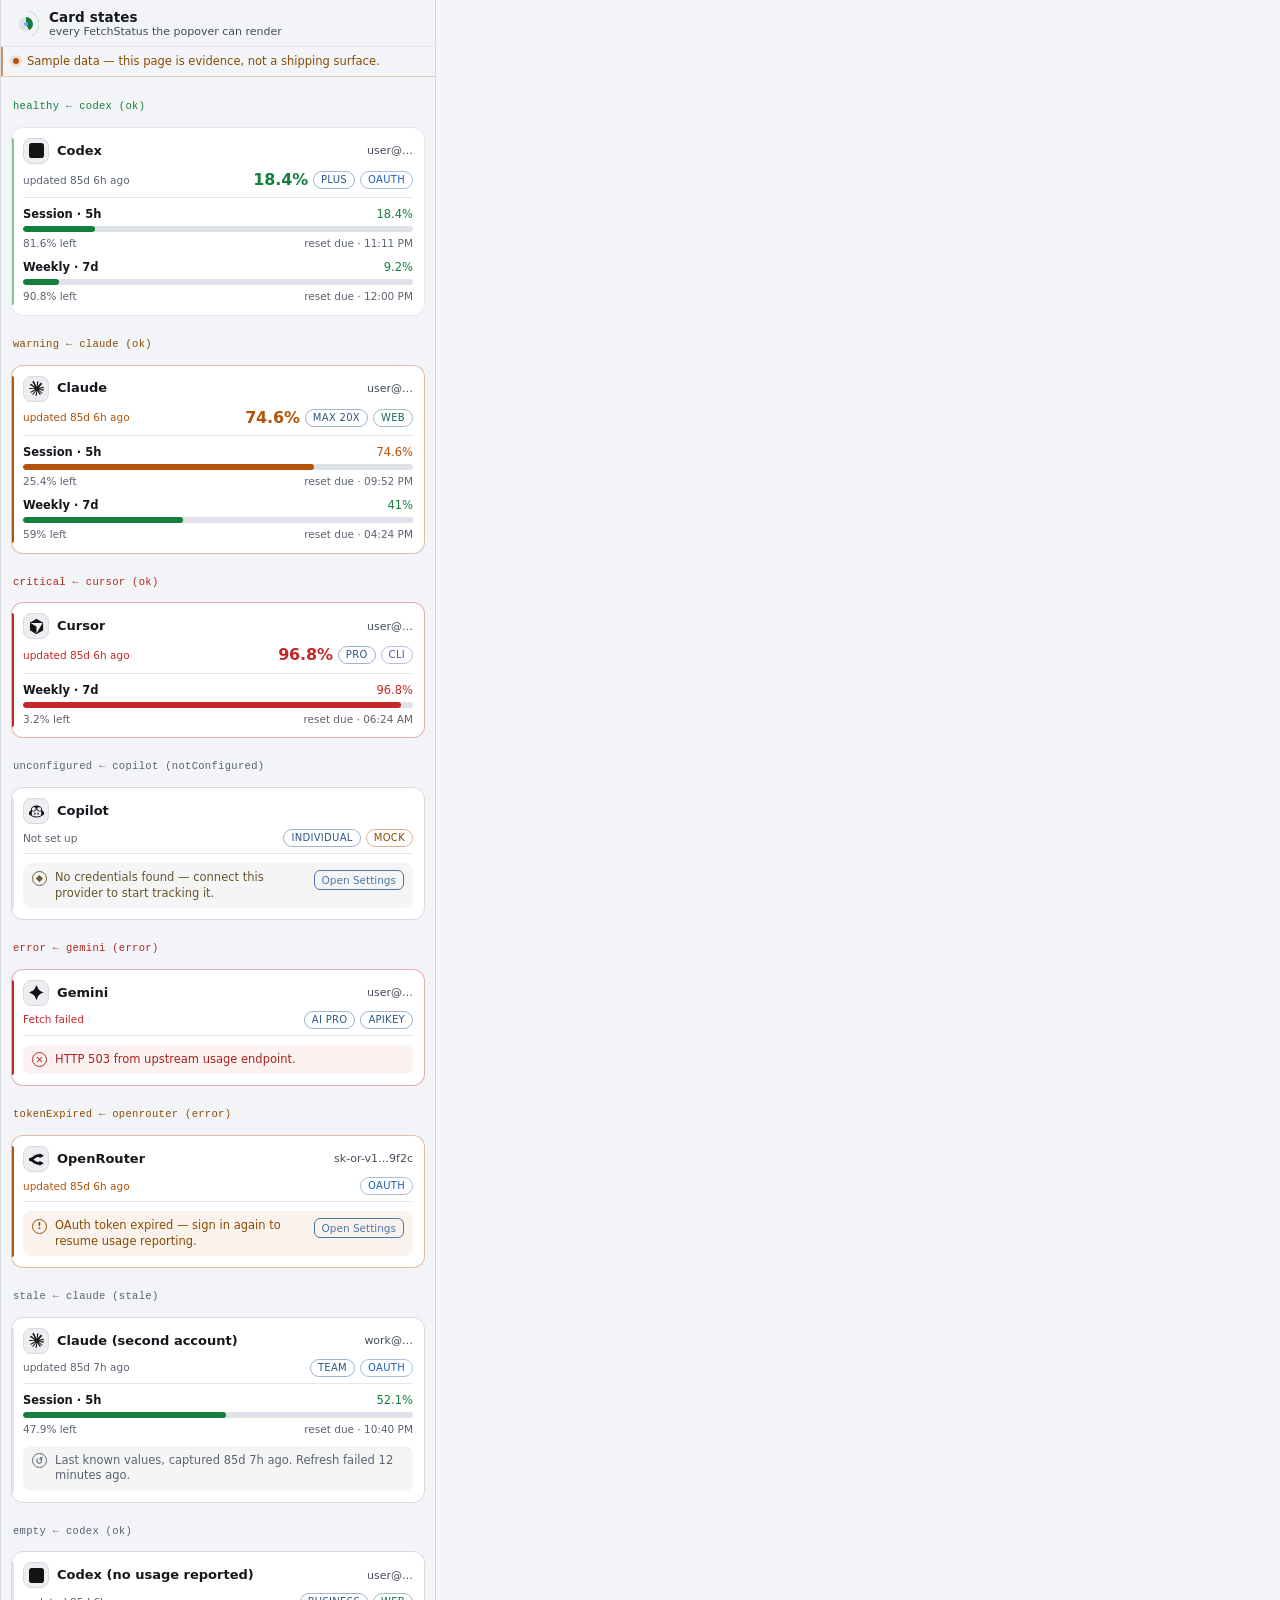
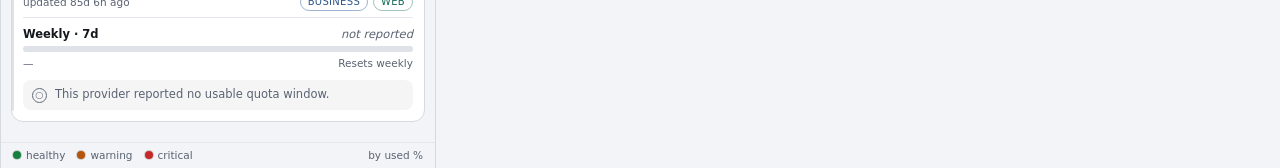
<file: ui/states.html>
<!DOCTYPE html>
<html lang="en" data-theme="dark">
<head>
  <meta charset="utf-8" />
  <meta name="viewport" content="width=device-width, initial-scale=1" />
  <title>CodexBar — card states</title>
  <link rel="stylesheet" href="styles.css" />
  <!-- Blocking on purpose: paints the saved theme before the first frame. -->
  <script src="theme.js"></script>
</head>
<body class="states-page">
  <div class="states-wrap">
    <header class="titlebar" style="cursor:default">
      <div class="brand">
        <span class="brand-mark" aria-hidden="true"></span>
        <div class="brand-text">
          <strong>Card states</strong>
          <span class="brand-sub">every FetchStatus the popover can render</span>
        </div>
      </div>
    </header>
    <div class="mode-banner">
      <span class="dot" aria-hidden="true"></span>
      <span>Sample data — this page is evidence, not a shipping surface.</span>
    </div>
    <main class="cards" id="stateCards" style="overflow:visible;flex:none"></main>
    <div class="cards-foot"><span class="legend" id="stateLegend"></span></div>
  </div>

  <script src="mock-states.js"></script>
  <script src="platform.js"></script>
  <script src="format.js"></script>
  <script src="render.js"></script>
  <script src="states.js"></script>
</body>
</html>
</file>
<file: ui/styles.css>
/* CodexBar for Windows — shared styling for the popover + settings window.
 *
 * Visual language follows the macOS app (repo/docs/ui.md + docs/screenshots):
 * one card per provider, a bold lane label, a severity-coloured bar, a used/left
 * pair and a reset countdown, plus a native-looking command list at the foot.
 *
 * Contrast rule for this file: secondary text never goes below ~4.6:1 against
 * the surface it sits on, and is never "fixed" with an opaque plate behind it —
 * hierarchy comes from size, weight and hue, not from black boxes.
 */

/* ---------------------------------------------------------------------
   DESIGN TOKENS — the only place in this file where literal colours live.
   Two palettes keyed on <html data-theme>, which ui/theme.js sets before the
   first paint (system → prefers-color-scheme). Accent-derived tokens
   (--accent, --accent-hover, --accent-dim, --accent-soft, --accent-text,
   --on-accent*) and --ui-scale / --density-gap / --*-opacity are written
   inline by theme.js from %APPDATA%\CodexBar\appearance.json; the values
   below are only the no-JS fallback.
   --------------------------------------------------------------------- */
:root,
:root[data-theme="dark"] {
  color-scheme: dark;

  /* surfaces */
  --bg: #0d0f13;
  --surface: #16191f;
  --surface-2: #1b1f27;
  --surface-3: #23272f;
  --surface-4: #2b303a;
  --border: #2a303a;
  --border-soft: #21252d;
  --scrollbar: #333a45;
  --scrollbar-hover: #3d4552;

  /* text — three deliberate steps, each ≥ 4.5:1 on its own surface.
     Ratios below are measured against --surface (#16191f); the secondary
     steps were raised after a review found the small uppercase pills and the
     header/legend labels sitting below the 4.5:1 floor. Hierarchy still comes
     from size + weight + hue, never from an opaque plate. */
  --text: #eef1f6;      /* 15.8:1 primary                       */
  --muted: #b4bcc9;     /*  9.2:1 labels, account, badge copy    */
  --dim: #99a2b1;       /*  6.8:1 countdowns, footers, hints     */

  /* accent (fallback; theme.js overrides with the user's accent) */
  --accent: #6ea8fe;
  --accent-hover: #82b6ff;
  --accent-dim: #3d5b8a;
  --accent-soft: rgba(110, 168, 254, 0.12);
  --accent-text: #6ea8fe;
  --on-accent: #000000;
  --on-accent-hover: #000000;
  --on-accent-dim: #ffffff;

  /* severity */
  --healthy: #35c46b;
  --warning: #f0a02a;
  --critical: #f2564f;
  --healthy-soft: rgba(53, 196, 107, 0.16);
  --warning-soft: rgba(240, 160, 42, 0.16);
  --critical-soft: rgba(242, 86, 79, 0.16);
  --healthy-line: rgba(53, 196, 107, 0.22);
  --healthy-rail: rgba(53, 196, 107, 0.42);
  --warning-line: rgba(240, 160, 42, 0.22);
  --warning-rail: rgba(240, 160, 42, 0.55);
  --warning-border: rgba(240, 160, 42, 0.34);
  --warning-badge-border: rgba(240, 160, 42, 0.42);
  --warning-wash: rgba(240, 160, 42, 0.08);
  --critical-border: rgba(242, 86, 79, 0.36);
  --critical-wash: rgba(242, 86, 79, 0.08);
  --critical-hover: rgba(242, 86, 79, 0.12);

  /* semantic text hues (all ≥ 10:1 on --surface in dark) */
  --banner-text: #e8c986;
  --badge-mock: #ecd39b;
  --badge-oauth: #9fcaff;
  --badge-oauth-border: rgba(110, 168, 254, 0.45);
  --badge-apikey: #b3cdf0;
  --badge-apikey-border: #3d5474;
  --badge-web: #9ed7ca;
  --badge-web-border: rgba(72, 178, 152, 0.42);
  --badge-cli: #cebff0;
  --badge-cli-border: rgba(160, 130, 220, 0.42);
  --note-error: #f8c0bb;
  --note-token: #f3cd93;
  --note-setup: #d3c4a1;
  --danger-text: #f8bdb9;
  --flag-err: #f4a6a1;
  --flag-unset: #efc07a;
  --live-text: #7fd8a0;

  /* misc */
  --pace: rgba(238, 241, 246, 0.55);
  --note-bg: rgba(255, 255, 255, 0.035);
  --ring-soft: rgba(255, 255, 255, 0.18);
  --shadow: rgba(0, 0, 0, 0.45);
  --switch-knob: #f2f5f9;
  --range-empty: #666e7e; /* 3.4:1 on --surface */
  --switch-knob-on: #ffffff;
  --knob-shadow: rgba(0, 0, 0, 0.45);
  --logo-filter: brightness(0) invert(1);
  --cancel-filter: invert(0.7);

  /* appearance knobs (theme.js) */
  --ui-scale: 1;
  --density-gap: 1;
  --popover-opacity: 1;
  --widget-opacity: 1;

  --radius-card: 12px;
  --radius-ctl: 8px;
  --font: ui-sans-serif, system-ui, "Segoe UI Variable Text", "Segoe UI", Roboto, Helvetica, Arial, sans-serif;
  --mono: ui-monospace, "Cascadia Mono", Consolas, "SF Mono", Menlo, monospace;
}

:root[data-theme="light"] {
  /* Light palette. Text ratios measured on --surface (#ffffff):
     --text 18.0:1, --muted 8.7:1, --dim 6.1:1; every semantic hue ≥ 5.0:1. */
  color-scheme: light;

  --bg: #f3f4f7;
  --surface: #ffffff;
  --surface-2: #f5f6f8;
  --surface-3: #eceef2;
  --surface-4: #dfe2e8;
  --border: #d5d9e0;
  --border-soft: #e4e7ec;
  --scrollbar: #c3c8d1;
  --scrollbar-hover: #aab1bc;

  --text: #14171c;
  --muted: #444c59;
  --dim: #5a6372;

  --accent: #2f6fdb;
  --accent-hover: #285fbc;
  --accent-dim: #d5e2f8;
  --accent-soft: rgba(47, 111, 219, 0.12);
  --accent-text: #2f6fdb;
  --on-accent: #ffffff;
  --on-accent-hover: #ffffff;
  --on-accent-dim: #000000;

  --healthy: #15803d;
  --warning: #b45309;
  --critical: #c62828;
  --healthy-soft: rgba(21, 128, 61, 0.14);
  --warning-soft: rgba(180, 83, 9, 0.14);
  --critical-soft: rgba(198, 40, 40, 0.12);
  --healthy-line: rgba(21, 128, 61, 0.24);
  --healthy-rail: rgba(21, 128, 61, 0.5);
  --warning-line: rgba(180, 83, 9, 0.24);
  --warning-rail: rgba(180, 83, 9, 0.6);
  --warning-border: rgba(180, 83, 9, 0.38);
  --warning-badge-border: rgba(180, 83, 9, 0.45);
  --warning-wash: rgba(180, 83, 9, 0.07);
  --critical-border: rgba(198, 40, 40, 0.38);
  --critical-wash: rgba(198, 40, 40, 0.06);
  --critical-hover: rgba(198, 40, 40, 0.1);

  --banner-text: #8a4b00;
  --badge-mock: #8a4b00;
  --badge-oauth: #1d5fb8;
  --badge-oauth-border: rgba(29, 95, 184, 0.4);
  --badge-apikey: #2f5687;
  --badge-apikey-border: #9db4d3;
  --badge-web: #13695a;
  --badge-web-border: rgba(19, 105, 90, 0.4);
  --badge-cli: #6a4bb0;
  --badge-cli-border: rgba(106, 75, 176, 0.4);
  --note-error: #a8231c;
  --note-token: #8a4b00;
  --note-setup: #66562b;
  --danger-text: #b3261e;
  --flag-err: #b3261e;
  --flag-unset: #8a4b00;
  --live-text: #15803d;

  --pace: rgba(20, 23, 28, 0.5);
  --note-bg: rgba(20, 23, 28, 0.04);
  --ring-soft: rgba(20, 23, 28, 0.18);
  --shadow: rgba(15, 20, 30, 0.18);
  --switch-knob: #ffffff;
  --range-empty: #868d99; /* 3.3:1 on --surface */
  --switch-knob-on: #ffffff;
  --knob-shadow: rgba(0, 0, 0, 0.3);
  --logo-filter: brightness(0);
  --cancel-filter: invert(0.3);
}

* { box-sizing: border-box; }

html, body {
  margin: 0;
  height: 100%;
  background: var(--bg);
  color: var(--text);
  font-family: var(--font);
  font-size: calc(13px * var(--ui-scale));
  line-height: 1.4;
  -webkit-font-smoothing: antialiased;
}

body.popover-page {
  overflow: hidden;
  /* Only visible once the popover window is created with `transparent: true`
     (tauri.conf.json, owned by the widget slice); opaque windows ignore it. */
  background: color-mix(in srgb, var(--bg) calc(var(--popover-opacity) * 100%), transparent);
}
html:has(body.popover-page) { background: transparent; }

button { font-family: inherit; color: inherit; }

:focus-visible { outline: 2px solid var(--accent); outline-offset: 1px; }

/* =====================================================================
   POPOVER
   ===================================================================== */

.popover {
  display: flex;
  flex-direction: column;
  height: 100vh;
  /* The tray flyout is a fixed-width surface: 436x729 per CONTRACT/tauri.conf.
     Pinning the max-width (instead of leaning on 100vw) also makes the Edge
     headless evidence renders byte-accurate, because that Edge build always
     lays out at a 492 px minimum viewport and crops the capture to
     --window-size — a 100vw popover would lose its right 56 px. */
  width: 100%;
  max-width: 436px;
  border: 1px solid var(--border);
  background: var(--bg);
}

/* ---------- title bar ---------- */

.titlebar {
  display: flex;
  align-items: center;
  justify-content: space-between;
  gap: 8px;
  padding: 10px 12px 8px;
  border-bottom: 1px solid var(--border-soft);
  cursor: default;
  user-select: none;
  flex: 0 0 auto;
}

.brand { display: flex; align-items: center; gap: 10px; min-width: 0; }

.brand-mark {
  width: 26px;
  height: 26px;
  border-radius: 50%;
  background: conic-gradient(var(--healthy) 0turn 0.42turn, var(--surface-4) 0.42turn 1turn);
  box-shadow: inset 0 0 0 6px var(--bg);
  position: relative;
  flex: 0 0 auto;
}

.brand-mark::after {
  content: "";
  position: absolute;
  inset: 11px;
  border-radius: 50%;
  background: var(--accent); /* same accent dot as the tray mark */
}

.brand-text { display: flex; flex-direction: column; line-height: 1.15; min-width: 0; }
.brand-text strong { font-size: calc(13.5px * var(--ui-scale)); letter-spacing: 0.01em; }
.brand-sub {
  font-size: calc(11px * var(--ui-scale));
  color: var(--muted);
  white-space: nowrap;
  overflow: hidden;
  text-overflow: ellipsis;
}
.brand-sub b { color: var(--text); font-weight: 600; }

.titlebar-actions { display: flex; gap: 4px; flex: 0 0 auto; }

.icon-btn {
  display: inline-flex;
  align-items: center;
  justify-content: center;
  width: 26px;
  height: 26px;
  border: 1px solid transparent;
  border-radius: 7px;
  background: transparent;
  color: var(--muted);
  cursor: pointer;
  transition: background 120ms ease, color 120ms ease, border-color 120ms ease;
}
.icon-btn:hover { background: var(--surface-2); color: var(--text); border-color: var(--border); }
.icon-btn:active { background: var(--surface-3); }
.icon-btn.spinning svg { animation: spin 700ms linear infinite; }

@keyframes spin { to { transform: rotate(360deg); } }

/* ---------- sample-data banner (no plate: a dot, a rule and brighter amber) */

.mode-banner {
  display: flex;
  align-items: center;
  gap: 8px;
  padding: 6px 12px 7px;
  font-size: calc(11.5px * var(--ui-scale));
  color: var(--banner-text);
  border-bottom: 1px solid var(--warning-line);
  box-shadow: inset 3px 0 0 -1px var(--warning-rail);
  flex: 0 0 auto;
}
.mode-banner[hidden] { display: none; }
.mode-banner .dot {
  width: 6px; height: 6px; border-radius: 50%;
  background: var(--warning);
  box-shadow: 0 0 0 3px var(--warning-soft);
  flex: 0 0 auto;
}
.mode-banner #modeText { overflow: hidden; text-overflow: ellipsis; white-space: nowrap; }
.mode-banner.is-live { color: var(--healthy); border-bottom-color: var(--healthy-line); }
.mode-banner.is-live .dot { background: var(--healthy); box-shadow: 0 0 0 3px var(--healthy-soft); }

/* ---------- cards ---------- */

.cards {
  flex: 1 1 auto;
  overflow-y: auto;
  padding: calc(8px * var(--density-gap)) 10px 4px;
  display: flex;
  flex-direction: column;
  gap: calc(7px * var(--density-gap));
  scrollbar-width: thin;
  scrollbar-color: var(--scrollbar) transparent;
}
.cards::-webkit-scrollbar { width: 10px; }
.cards::-webkit-scrollbar-thumb {
  background: var(--scrollbar); border-radius: 999px; border: 3px solid var(--bg);
}
.cards::-webkit-scrollbar-thumb:hover { background: var(--scrollbar-hover); }

.placeholder { color: var(--dim); text-align: center; margin-top: 24px; }

.card {
  background: var(--surface);
  border: 1px solid var(--border-soft);
  border-radius: var(--radius-card);
  padding: calc(10px * var(--density-gap)) 11px calc(11px * var(--density-gap));
  position: relative;
}

/* State is carried by a 2px left rail + border tint — never by a dark plate. */
.card::before {
  content: "";
  position: absolute;
  left: 0; top: 10px; bottom: 10px;
  width: 2px;
  border-radius: 0 2px 2px 0;
  background: transparent;
}
.card.state-healthy::before { background: var(--healthy-rail); }
.card.state-warning,
.card.state-tokenExpired { border-color: var(--warning-border); }
.card.state-warning::before,
.card.state-tokenExpired::before { background: var(--warning); }
.card.state-critical,
.card.state-error { border-color: var(--critical-border); }
.card.state-critical::before,
.card.state-error::before { background: var(--critical); }
.card.state-stale,
.card.state-unconfigured,
.card.state-empty { border-color: var(--border); }
.card.state-stale::before,
.card.state-unconfigured::before,
.card.state-empty::before { background: var(--surface-4); }

.card-head { display: flex; align-items: center; gap: 8px; }

.card-name {
  font-size: calc(13px * var(--ui-scale));
  font-weight: 600;
  flex: 0 1 auto;
  white-space: nowrap;
  overflow: hidden;
  text-overflow: ellipsis;
}

.card-account {
  margin-left: auto;
  min-width: 0;
  font-size: calc(11px * var(--ui-scale));
  color: var(--muted);
  white-space: nowrap;
  overflow: hidden;
  text-overflow: ellipsis;
  text-align: right;
}

.logo-chip {
  width: 26px; height: 26px;
  border-radius: 8px;
  background: var(--surface-3);
  border: 1px solid var(--border);
  display: inline-flex; align-items: center; justify-content: center;
  flex: 0 0 auto;
  overflow: hidden;
  font-size: calc(12px * var(--ui-scale));
  font-weight: 700;
  color: var(--muted);
}

/* Provider marks arrive from the macOS repo's docs/logos with mixed fills
   (copilot/cursor are near-black, codex is pure white). Flattening them to a
   single-colour silhouette (--logo-filter: white on dark, black on light) is the
   only treatment that stays legible for all of them on the chip, and it mirrors CodexBar's own template-image convention. */
.logo-chip img {
  width: 15px; height: 15px;
  object-fit: contain; display: block;
  filter: var(--logo-filter);
  opacity: 0.92;
}

.card-meta {
  display: flex;
  align-items: center;
  gap: 8px;
  margin-top: 5px;
  padding-bottom: 6px;
  border-bottom: 1px solid var(--border-soft);
}
.card-updated {
  font-size: calc(10.5px * var(--ui-scale));
  color: var(--dim);
  white-space: nowrap;
  overflow: hidden;
  text-overflow: ellipsis;
}
.card-updated.is-warning { color: var(--warning); }
.card-updated.is-critical { color: var(--critical); }

/* The badges sit in the meta row, centred on its single text line. `center`
   (not `baseline`) is what makes the pill land at the same offset on every
   card, whatever else the card's meta row happens to contain. */
.card-badges {
  margin-left: auto;
  display: flex;
  align-items: center;
  gap: 5px;
  flex: 0 0 auto;
  min-height: 18px;
}

.badge {
  font-size: calc(10px * var(--ui-scale));
  line-height: 1;
  letter-spacing: 0.03em;
  text-transform: uppercase;
  padding: 3px 7px;
  border-radius: 999px;
  border: 1px solid var(--border);
  background: var(--surface-2);
  color: var(--muted);
  white-space: nowrap;
}
.badge.source-mock { color: var(--badge-mock); border-color: var(--warning-badge-border); background: transparent; }
/* One hue per fetch path so the badge is readable at a glance without a plate:
   sample data is amber (the warning that nothing was fetched), everything the
   app really read stays in the cool half of the palette. Every hue is ≥10:1 on
   the card surface — the pills were the worst offender in the contrast pass. */
.badge.source-oauth { color: var(--badge-oauth); border-color: var(--badge-oauth-border); background: transparent; }
.badge.source-apikey { color: var(--badge-apikey); border-color: var(--badge-apikey-border); background: transparent; }
.badge.source-web { color: var(--badge-web); border-color: var(--badge-web-border); background: transparent; }
.badge.source-cli { color: var(--badge-cli); border-color: var(--badge-cli-border); background: transparent; }
.badge.source-unknown { color: var(--dim); border-color: var(--border-soft); background: transparent; }
.badge.plan { color: var(--badge-apikey); border-color: var(--badge-apikey-border); background: transparent; }

.headline {
  font-variant-numeric: tabular-nums;
  font-size: calc(16px * var(--ui-scale));
  font-weight: 650;
  letter-spacing: -0.01em;
}
.headline.healthy { color: var(--healthy); }
.headline.warning { color: var(--warning); }
.headline.critical { color: var(--critical); }

/* ---------- quota rows ---------- */

.rows { margin-top: 8px; display: flex; flex-direction: column; gap: 8px; }

.row { display: flex; flex-direction: column; gap: 4px; }

.row-top {
  display: flex;
  align-items: baseline;
  justify-content: space-between;
  gap: 8px;
}
.row-label { font-size: calc(11.5px * var(--ui-scale)); font-weight: 600; color: var(--text); }
.row-value { font-size: calc(11.5px * var(--ui-scale)); font-variant-numeric: tabular-nums; color: var(--text); }
.row-value.healthy { color: var(--healthy); }
.row-value.warning { color: var(--warning); }
.row-value.critical { color: var(--critical); }
.row-value.unknown { color: var(--dim); font-style: italic; }

.bar {
  position: relative;
  height: 6px;
  border-radius: 999px;
  background: var(--surface-4);
  overflow: hidden;
}
.bar-fill {
  position: absolute; inset: 0 auto 0 0;
  border-radius: 999px;
  background: var(--healthy);
  transition: width 320ms ease;
}
.bar-fill.healthy { background: var(--healthy); }
.bar-fill.warning { background: var(--warning); }
.bar-fill.critical { background: var(--critical); }
.bar-pace {
  position: absolute; top: -1px; bottom: -1px;
  width: 2px;
  background: var(--pace);
  border-radius: 1px;
}

.row-foot {
  display: flex;
  justify-content: space-between;
  gap: 8px;
  font-size: calc(10.5px * var(--ui-scale));
  color: var(--dim);
  font-variant-numeric: tabular-nums;
}
.row-foot .reset { text-align: right; }
.row-foot .reset.soon { color: var(--warning); }
.row.is-unknown .row-foot { color: var(--dim); }

.balance {
  margin-top: 8px;
  display: flex; align-items: baseline; gap: 6px;
  font-size: calc(11.5px * var(--ui-scale)); color: var(--muted);
}
.balance strong { color: var(--text); font-size: calc(13px * var(--ui-scale)); font-variant-numeric: tabular-nums; }

/* ---------- degraded-state notes ----------
   A subtle wash + a severity-tinted glyph; no border of its own (the card
   already draws one, so a second box read as a double border) and no opaque
   plate. The glyph and the action are grid items, so the glyph sits on the
   first text line and the action is anchored top-right instead of being
   vertically centred against a wrapping paragraph. */

.card-note {
  margin-top: 9px;
  display: grid;
  grid-template-columns: auto minmax(0, 1fr) auto;
  align-items: start;
  column-gap: 8px;
  padding: 7px 9px;
  border-radius: 8px;
  font-size: calc(11.5px * var(--ui-scale));
  line-height: 1.35;
  background: var(--note-bg);
}
.card-note .note-icon {
  flex: 0 0 auto;
  width: 15px; height: 15px;
  margin-top: 0.5px;
  display: inline-flex; align-items: center; justify-content: center;
  border-radius: 50%;
  font-size: calc(9.5px * var(--ui-scale));
  font-weight: 700;
  line-height: 1;
  border: 1px solid currentColor;
  opacity: 0.95;
}
.card-note .note-text { min-width: 0; grid-column: 2; }
.card-note.error { color: var(--note-error); background: var(--critical-wash); }
.card-note.token { color: var(--note-token); background: var(--warning-wash); }
.card-note.setup { color: var(--note-setup); background: var(--note-bg); }
.card-note.stale,
.card-note.empty { color: var(--dim); }

.card-note .action {
  grid-column: 3;
  align-self: start;
  margin-left: 6px;
  flex: 0 0 auto;
  background: transparent;
  border: 1px solid currentColor;
  border-radius: 6px;
  padding: 2px 7px;
  font-size: calc(10.5px * var(--ui-scale));
  line-height: 1.35;
  color: var(--accent-text);
  cursor: pointer;
}
.card-note .action:hover { background: var(--accent-soft); }

/* ---------- legend ---------- */

.cards-foot {
  flex: 0 0 auto;
  padding: 5px 12px 6px;
  border-top: 1px solid var(--border-soft);
}
.legend { display: flex; align-items: center; gap: 12px; font-size: calc(10.5px * var(--ui-scale)); color: var(--dim); }
.legend-item { display: inline-flex; align-items: center; gap: 5px; }
.legend-dot {
  width: 8px; height: 8px; border-radius: 50%;
  /* A faint ring lifts the dot off the surface without a plate. */
  box-shadow: 0 0 0 1px var(--ring-soft);
}
.legend-dot.healthy { background: var(--healthy); }
.legend-dot.warning { background: var(--warning); }
.legend-dot.critical { background: var(--critical); }
.legend-note { margin-left: auto; color: var(--dim); }

/* ---------- command list (macOS footer rows) ---------- */

.footer-actions {
  flex: 0 0 auto;
  display: flex;
  flex-direction: column;
  padding: 3px 6px 5px;
  border-top: 1px solid var(--border-soft);
}
.cmd {
  display: flex;
  align-items: center;
  gap: 9px;
  width: 100%;
  padding: calc(3px * var(--density-gap)) 8px;
  border: 0;
  border-radius: 7px;
  background: transparent;
  font-size: calc(12px * var(--ui-scale));
  text-align: left;
  cursor: pointer;
  color: var(--text);
}
.cmd:hover { background: var(--surface-2); }
.cmd:active { background: var(--surface-3); }
.cmd-icon { display: inline-flex; color: var(--muted); flex: 0 0 auto; }
.cmd-label { flex: 1 1 auto; }
.cmd-key { font-size: calc(11px * var(--ui-scale)); color: var(--dim); font-variant-numeric: tabular-nums; }
.cmd.danger:hover { background: var(--critical-hover); color: var(--danger-text); }
.cmd.danger:hover .cmd-icon { color: var(--danger-text); }

/* ---------- status bar ---------- */

.statusbar {
  flex: 0 0 auto;
  display: flex;
  align-items: center;
  justify-content: space-between;
  gap: 8px;
  padding: 5px 12px 6px;
  border-top: 1px solid var(--border-soft);
  font-size: calc(10.5px * var(--ui-scale));
  color: var(--dim);
  font-family: var(--mono);
  white-space: nowrap;
  overflow: hidden;
}
.statusbar span { overflow: hidden; text-overflow: ellipsis; }
.statusbar .flag-err { color: var(--flag-err); }
.statusbar .flag-unset { color: var(--flag-unset); }
.statusbar .live { color: var(--healthy); }
.statusbar .mock { color: var(--banner-text); }

/* ---------- toast ---------- */

.toast {
  position: fixed;
  left: 50%;
  bottom: 14px;
  transform: translateX(-50%);
  background: var(--surface-3);
  border: 1px solid var(--border);
  color: var(--text);
  font-size: calc(11.5px * var(--ui-scale));
  padding: 6px 12px;
  border-radius: 999px;
  box-shadow: 0 6px 20px var(--shadow);
}
.toast[hidden] { display: none; }

/* =====================================================================
   SETTINGS WINDOW
   ===================================================================== */

body.settings-page { overflow: hidden; font-size: calc(13px * var(--ui-scale)); }

.settings {
  display: flex;
  height: 100vh;
  background: var(--bg);
}

.settings-sidebar {
  flex: 0 0 208px;
  display: flex;
  flex-direction: column;
  gap: 2px;
  padding: 12px 8px;
  background: var(--surface-2);
  border-right: 1px solid var(--border-soft);
  overflow-y: auto;
}
.settings-title {
  font-size: calc(12px * var(--ui-scale));
  font-weight: 650;
  color: var(--text);
  padding: 2px 8px 10px;
  letter-spacing: 0.01em;
}
.settings-title .sub { display: block; font-weight: 400; color: var(--dim); font-size: calc(10.5px * var(--ui-scale)); }
.settings-section-label {
  font-size: calc(10px * var(--ui-scale));
  text-transform: uppercase;
  letter-spacing: 0.07em;
  color: var(--dim);
  padding: 12px 8px 5px;
}
.nav-item {
  display: flex;
  align-items: center;
  gap: 8px;
  width: 100%;
  padding: 6px 8px;
  border: 0;
  border-radius: 7px;
  background: transparent;
  font-size: calc(12.5px * var(--ui-scale));
  text-align: left;
  cursor: pointer;
}
.nav-item:hover { background: var(--surface-3); }
.nav-item[aria-current="true"] { background: var(--accent-dim); color: var(--on-accent-dim); }
.nav-item .nav-icon { color: var(--muted); display: inline-flex; flex: 0 0 auto; }
.nav-item[aria-current="true"] .nav-icon { color: var(--on-accent-dim); }
.nav-count { margin-left: auto; font-size: calc(10.5px * var(--ui-scale)); color: var(--dim); }

.settings-content {
  flex: 1 1 auto;
  overflow-y: auto;
  padding: 18px 22px 28px;
  scrollbar-width: thin;
  scrollbar-color: var(--scrollbar) transparent;
}
.settings-content::-webkit-scrollbar { width: 10px; }
.settings-content::-webkit-scrollbar-thumb {
  background: var(--scrollbar); border-radius: 999px; border: 3px solid var(--bg);
}

.pane { display: none; }
.pane.active { display: block; }

.pane h2 {
  margin: 0 0 2px;
  font-size: calc(17px * var(--ui-scale));
  font-weight: 650;
}
.pane .pane-sub { margin: 0 0 16px; color: var(--dim); font-size: calc(12px * var(--ui-scale)); }

.group { margin-bottom: 22px; }
.group > h3 {
  margin: 0 0 8px;
  font-size: calc(12px * var(--ui-scale));
  font-weight: 650;
  color: var(--muted);
  text-transform: none;
}

.setting-card {
  background: var(--surface);
  border: 1px solid var(--border-soft);
  border-radius: 10px;
  overflow: hidden;
}
.setting-row {
  display: flex;
  align-items: center;
  gap: 14px;
  padding: calc(11px * var(--density-gap)) 14px;
  border-top: 1px solid var(--border-soft);
}
.setting-row:first-child { border-top: 0; }
.setting-row .text { min-width: 0; flex: 1 1 auto; }
.setting-row .label { font-size: calc(13px * var(--ui-scale)); color: var(--text); }
.setting-row .desc { font-size: calc(11.5px * var(--ui-scale)); color: var(--dim); margin-top: 2px; }
.setting-row .control { flex: 0 0 auto; display: flex; align-items: center; gap: 8px; }

/* toggle */
.switch {
  position: relative;
  width: 38px;
  height: 22px;
  border-radius: 999px;
  border: 1px solid var(--range-empty); /* off state stays visible */
  background: var(--surface-3);
  cursor: pointer;
  transition: background 140ms ease, border-color 140ms ease;
  flex: 0 0 auto;
}
.switch::after {
  content: "";
  position: absolute;
  top: 2px; left: 2px;
  width: 16px; height: 16px;
  border-radius: 50%;
  background: var(--switch-knob);
  box-shadow: 0 1px 2px var(--shadow), 0 0 0 1px var(--ring-soft);
  transition: transform 140ms ease;
}
.switch[aria-checked="true"] { background: var(--accent); border-color: var(--accent); }
/* Knob stays a light surface on the accent (never black) with a soft shadow. */
.switch[aria-checked="true"]::after { transform: translateX(16px); background: var(--switch-knob-on); box-shadow: 0 1px 3px var(--knob-shadow); }

/* select */
.select {
  appearance: none;
  background: var(--surface-2);
  color: var(--text);
  border: 1px solid var(--border);
  border-radius: var(--radius-ctl);
  padding: 5px 26px 5px 9px;
  font-size: calc(12px * var(--ui-scale));
  font-family: inherit;
  cursor: pointer;
  background-image: linear-gradient(45deg, transparent 50%, var(--muted) 50%),
                    linear-gradient(135deg, var(--muted) 50%, transparent 50%);
  background-position: right 13px center, right 8px center;
  background-size: 5px 5px, 5px 5px;
  background-repeat: no-repeat;
}
.select:hover { border-color: var(--surface-4); }

/* buttons */
.btn {
  border: 1px solid var(--border);
  background: var(--surface-2);
  color: var(--text);
  border-radius: var(--radius-ctl);
  padding: 5px 11px;
  font-size: calc(12px * var(--ui-scale));
  cursor: pointer;
}
.btn:hover { background: var(--surface-3); }
.btn.primary { background: var(--accent); border-color: var(--accent); color: var(--on-accent); font-weight: 600; }
.btn.primary:hover { background: var(--accent-hover); border-color: var(--accent-hover); color: var(--on-accent-hover); }
.btn.danger { color: var(--flag-err); border-color: var(--critical-border); }
.btn.danger:hover { background: var(--critical-soft); }
.btn.ghost { background: transparent; }
.btn:disabled { opacity: 0.45; cursor: not-allowed; }

/* provider list */
.provider-list { display: flex; flex-direction: column; }
.provider-row {
  display: flex;
  align-items: center;
  gap: 11px;
  padding: calc(9px * var(--density-gap)) 13px;
  border-top: 1px solid var(--border-soft);
}
.provider-row:first-child { border-top: 0; }
.provider-row.is-off .provider-name,
.provider-row.is-off .provider-sub { color: var(--dim); }
.provider-row.is-off .provider-logo { opacity: 0.45; }
.provider-logo {
  width: 26px; height: 26px;
  border-radius: 8px;
  background: var(--surface-3);
  border: 1px solid var(--border);
  display: inline-flex; align-items: center; justify-content: center;
  flex: 0 0 auto;
  overflow: hidden;
  font-size: calc(12px * var(--ui-scale));
  font-weight: 700;
  color: var(--muted);
}
.provider-logo img {
  width: 15px; height: 15px; object-fit: contain; display: block;
  filter: var(--logo-filter); opacity: 0.92;
}
.provider-text { min-width: 0; flex: 1 1 auto; }
.provider-name { font-size: calc(13px * var(--ui-scale)); }
.provider-sub { font-size: calc(11px * var(--ui-scale)); color: var(--dim); margin-top: 1px; display: flex; align-items: baseline; gap: 7px; min-width: 0; }
/* The live error prose can be a whole sentence; it is ellipsised on one line
   (the full text is the element's title) so the 14 rows stay scannable and the
   live/sample pill is never pushed off the row. */
.provider-sub .provider-hint { min-width: 0; overflow: hidden; text-overflow: ellipsis; white-space: nowrap; }
.provider-sub .status-ok { color: var(--healthy); }
.provider-sub .status-warn { color: var(--warning); }
.provider-sub .status-err { color: var(--critical); }
/* Where the row's state came from. A live row is read from the running
   backend; a sample row is the bundled fixture — the same live/sample
   distinction the popover draws, so the two windows can never disagree. */
.provider-sub .provider-mode {
  flex: 0 0 auto;
  margin-left: auto;
  font-size: calc(9.5px * var(--ui-scale));
  line-height: 1;
  letter-spacing: 0.04em;
  text-transform: uppercase;
  padding: 2px 5px;
  border-radius: 999px;
  border: 1px solid currentColor;
  vertical-align: 1px;
}
.provider-sub .provider-mode.live { color: var(--live-text); }
.provider-sub .provider-mode.sample { color: var(--badge-mock); }
.provider-order { display: flex; gap: 3px; }
.provider-order button {
  width: 24px; height: 24px;
  border: 1px solid var(--border);
  background: transparent;
  border-radius: 6px;
  color: var(--muted);
  cursor: pointer;
  font-size: calc(11px * var(--ui-scale));
  line-height: 1;
}
.provider-order button:hover:not(:disabled) { background: var(--surface-3); color: var(--text); }
.provider-order button:disabled { opacity: 0.3; cursor: default; }

.settings-foot {
  display: flex;
  align-items: center;
  gap: 10px;
  margin-top: 6px;
  font-size: calc(11px * var(--ui-scale));
  color: var(--dim);
}
.settings-foot .spacer { flex: 1 1 auto; }

.hint {
  margin: 8px 2px 0;
  font-size: calc(11.5px * var(--ui-scale));
  color: var(--dim);
}
.hint code {
  font-family: var(--mono);
  font-size: calc(11px * var(--ui-scale));
  color: var(--muted);
}

/* =====================================================================
   STATES GALLERY (evidence page)
   ===================================================================== */

body.states-page { overflow: auto; }
.states-wrap {
  width: 436px;
  min-height: 100vh;
  margin: 0;
  display: flex;
  flex-direction: column;
  background: var(--bg);
  border-left: 1px solid var(--border);
  border-right: 1px solid var(--border);
}

/* search-style input reusing the .select shape (no chevrons) */
input.select {
  background-image: none;
  padding-right: 10px;
  cursor: text;
}
input.select::-webkit-search-cancel-button { filter: var(--cancel-filter); }

/* ---------- states gallery ---------- */

.gallery-caption {
  margin: 14px 2px 6px;
  font-family: var(--mono);
  font-size: calc(10.5px * var(--ui-scale));
  letter-spacing: 0.03em;
  color: var(--dim);
  text-transform: none;
}
.gallery-caption[data-state="critical"],
.gallery-caption[data-state="error"] { color: var(--flag-err); }
.gallery-caption[data-state="warning"],
.gallery-caption[data-state="tokenExpired"] { color: var(--flag-unset); }
.gallery-caption[data-state="healthy"] { color: var(--healthy); }
.states-wrap .cards { padding-bottom: 20px; }

/* =====================================================================
   APPEARANCE PANEL (ui/appearance.js)
   ===================================================================== */

.segmented {
  display: inline-flex;
  padding: 2px;
  gap: 2px;
  border: 1px solid var(--border);
  border-radius: var(--radius-ctl);
  background: var(--surface-2);
}
.segmented button {
  border: 0;
  background: transparent;
  color: var(--muted);
  border-radius: 6px;
  padding: calc(4px * var(--density-gap)) 10px;
  font-size: calc(12px * var(--ui-scale));
  cursor: pointer;
}
.segmented button:hover { background: var(--surface-3); color: var(--text); }
.segmented button[aria-checked="true"] {
  background: var(--accent);
  color: var(--on-accent);
  font-weight: 600;
}

.accent-control { flex-wrap: wrap; justify-content: flex-end; max-width: 330px; }
.swatches { display: flex; gap: 6px; }
.swatch {
  width: 20px; height: 20px;
  border-radius: 50%;
  border: 1px solid var(--ring-soft);
  background: var(--swatch);
  cursor: pointer;
  padding: 0;
}
.swatch[aria-checked="true"],
.color-input[data-selected="true"] {
  box-shadow: 0 0 0 2px var(--bg), 0 0 0 4px var(--accent);
}
.color-input {
  width: 30px; height: 24px;
  padding: 0;
  border: 1px solid var(--border);
  border-radius: 6px;
  background: var(--surface-2);
  cursor: pointer;
}
.hex-input { width: 86px; font-family: var(--mono); }
.contrast-note { display: block; margin-top: 3px; color: var(--muted); font-family: var(--mono); }

.range {
  -webkit-appearance: none;
  appearance: none;
  width: 150px;
  height: 18px;
  background: transparent;
  cursor: pointer;
}
/* --fill (0–100%) is written by appearance.js on load and on every input. */
.range::-webkit-slider-runnable-track {
  height: 4px;
  border-radius: 999px;
  background: linear-gradient(
    to right,
    var(--accent) 0 var(--fill, 0%),
    var(--range-empty) var(--fill, 0%) 100%
  );
}
.range::-webkit-slider-thumb {
  -webkit-appearance: none;
  width: 16px; height: 16px;
  margin-top: -6px;
  border-radius: 50%;
  background: var(--switch-knob);
  border: 2px solid var(--accent);
  box-shadow: 0 1px 3px var(--shadow);
}
.range:focus-visible { outline: none; }
.range:focus-visible::-webkit-slider-thumb { box-shadow: 0 0 0 3px var(--ring-soft), 0 1px 3px var(--shadow); }
.range-out {
  min-width: 40px;
  text-align: right;
  font-variant-numeric: tabular-nums;
  font-size: calc(12px * var(--ui-scale));
  color: var(--muted);
}

.preview-bar {
  margin: 6px 0 4px;
  height: 6px;
  border-radius: 999px;
  background: var(--surface-4);
  overflow: hidden;
  max-width: 260px;
}
.preview-bar span { display: block; width: 58%; height: 100%; background: var(--accent); }
.appearance-preview .switch { display: inline-block; cursor: default; }
</file>
